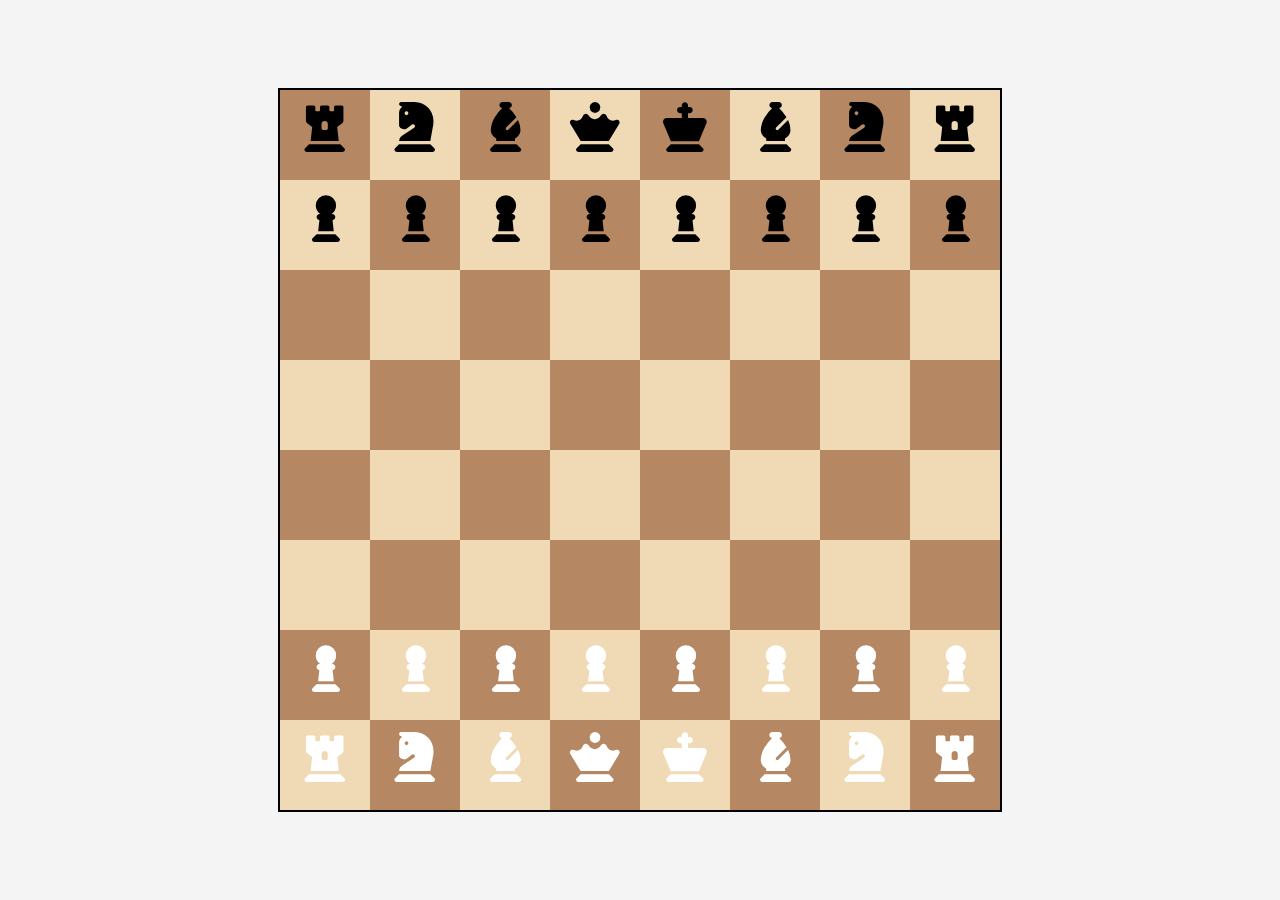
<file: Chessboard/Chessboard-1/index.html>
<!DOCTYPE html>
<html lang="en">

<head>
  <meta charset="UTF-8">
  <meta name="viewport" content="width=device-width, initial-scale=1.0">
  <title>Chessboard</title>
  <!-- website logo URL -->
  <link rel="icon" href="../logo.jpg" type="image/icon type">
  <!-- CSS -->
  <link rel="stylesheet" href="style.css">

  <!-- Chess Font -->
  <link rel="stylesheet" href="https://cdnjs.cloudflare.com/ajax/libs/font-awesome/6.7.2/css/all.min.css">
</head>

<body>
  <div class="chessboard">
    <!-- 2 class provided -->
    <div class="row">
      <div class="square dark"><i class="fa-solid fa-chess-rook fa-2xl"></i></div>
      <div class="square light"><i class="fa-solid fa-chess-knight fa-2xl"></i></div>
      <div class="square dark"><i class="fa-solid fa-chess-bishop fa-2xl"></i></div>
      <div class="square light"><i class="fa-solid fa-chess-queen fa-2xl"></i></div>
      <div class="square dark"><i class="fa-solid fa-chess-king fa-2xl"></i></div>
      <div class="square light"><i class="fa-solid fa-chess-bishop fa-2xl"></i></div>
      <div class="square dark"><i class="fa-solid fa-chess-knight fa-2xl"></i></div>
      <div class="square light"><i class="fa-solid fa-chess-rook fa-2xl"></i></div>
    </div>

    <div class="row">
      <div class="square light"><i class="fa-solid fa-chess-pawn fa-2xl"></i></div>
      <div class="square dark"><i class="fa-solid fa-chess-pawn fa-2xl"></i></div>
      <div class="square light"><i class="fa-solid fa-chess-pawn fa-2xl"></i></div>
      <div class="square dark"><i class="fa-solid fa-chess-pawn fa-2xl"></i></div>
      <div class="square light"><i class="fa-solid fa-chess-pawn fa-2xl"></i></div>
      <div class="square dark"><i class="fa-solid fa-chess-pawn fa-2xl"></i></div>
      <div class="square light"><i class="fa-solid fa-chess-pawn fa-2xl"></i></div>
      <div class="square dark"><i class="fa-solid fa-chess-pawn fa-2xl"></i></div>
    </div>

    <div class="row">
      <div class="square dark"></div>
      <div class="square light"></div>
      <div class="square dark"></div>
      <div class="square light"></div>
      <div class="square dark"></div>
      <div class="square light"></div>
      <div class="square dark"></div>
      <div class="square light"></div>
    </div>

    <div class="row">
      <div class="square light"></div>
      <div class="square dark"></div>
      <div class="square light"></div>
      <div class="square dark"></div>
      <div class="square light"></div>
      <div class="square dark"></div>
      <div class="square light"></div>
      <div class="square dark"></div>
    </div>

    <div class="row">
      <div class="square dark"></div>
      <div class="square light"></div>
      <div class="square dark"></div>
      <div class="square light"></div>
      <div class="square dark"></div>
      <div class="square light"></div>
      <div class="square dark"></div>
      <div class="square light"></div>
    </div>

    <div class="row">
      <div class="square light"></div>
      <div class="square dark"></div>
      <div class="square light"></div>
      <div class="square dark"></div>
      <div class="square light"></div>
      <div class="square dark"></div>
      <div class="square light"></div>
      <div class="square dark"></div>
    </div>

    <div class="row">
      <div class="square dark"><i class="fa-solid fa-chess-pawn fa-2xl" style="color: #ffffff;"></i></div>
      <div class="square light"><i class="fa-solid fa-chess-pawn fa-2xl" style="color: #ffffff;"></i></div>
      <div class="square dark"><i class="fa-solid fa-chess-pawn fa-2xl" style="color: #ffffff;"></i></div>
      <div class="square light"><i class="fa-solid fa-chess-pawn fa-2xl" style="color: #ffffff;"></i></div>
      <div class="square dark"><i class="fa-solid fa-chess-pawn fa-2xl" style="color: #ffffff;"></i></div>
      <div class="square light"><i class="fa-solid fa-chess-pawn fa-2xl" style="color: #ffffff;"></i></div>
      <div class="square dark"><i class="fa-solid fa-chess-pawn fa-2xl" style="color: #ffffff;"></i></div>
      <div class="square light"><i class="fa-solid fa-chess-pawn fa-2xl" style="color: #ffffff;"></i></div>
    </div>

    <div class="row">
      <div class="square light"><i class="fa-solid fa-chess-rook fa-2xl" style="color: #ffffff;"> </i></div>
      <div class="square dark"><i class="fa-solid fa-chess-knight fa-2xl" style="color: #ffffff;"></i></div>
      <div class="square light"><i class="fa-solid fa-chess-bishop fa-2xl" style="color: #ffffff;"></i></div>
      <div class="square dark"><i class="fa-solid fa-chess-queen fa-2xl" style="color: #ffffff;"></i></div>
      <div class="square light"><i class="fa-solid fa-chess-king fa-2xl" style="color: #ffffff;"></i></div>
      <div class="square dark"><i class="fa-solid fa-chess-bishop fa-2xl" style="color: #ffffff;"></i></div>
      <div class="square light"><i class="fa-solid fa-chess-knight fa-2xl" style="color: #ffffff;"></i></div>
      <div class="square dark"><i class="fa-solid fa-chess-rook fa-2xl" style="color: #ffffff;"></i></div>
    </div>
  </div>
</body>

</html>
</file>
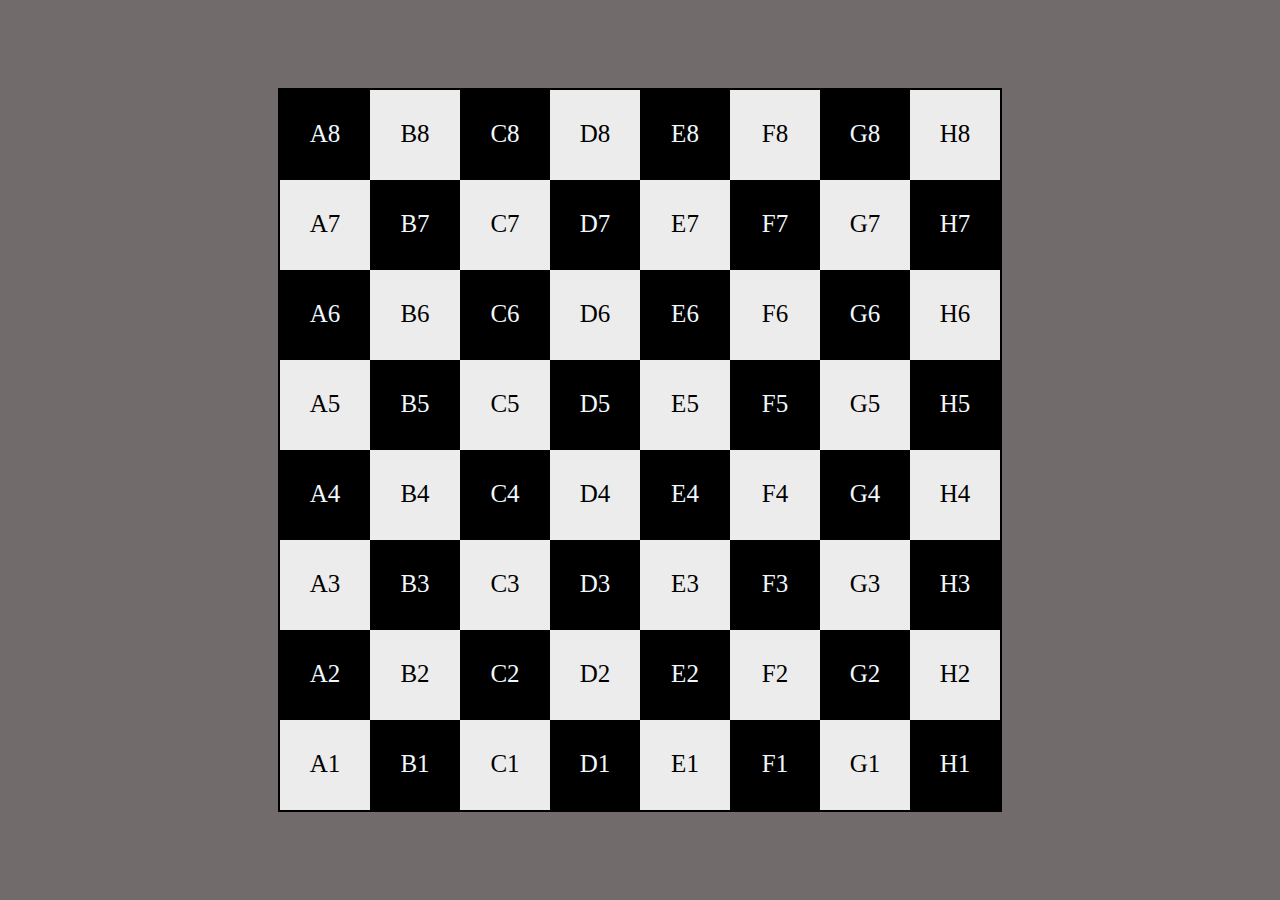
<file: Chessboard/Chessboard-2/index2.html>
<!DOCTYPE html>
<html lang="en">

<head>
    <meta charset="UTF-8">
    <meta name="viewport" content="width=device-width, initial-scale=1.0">
    <!-- css -->
    <link rel="stylesheet" href="style-2.css">
    <!-- website logo URL -->
    <link rel="icon" href="../logo.jpg" type="image/icon type">

    <title>Chessboard</title>
</head>

<body>
    <div class="chessboard">
        <div class="row">
            <div class="Square A">A8</div>
            <div class="Square B">B8</div>
            <div class="Square A">C8</div>
            <div class="Square B">D8</div>
            <div class="Square A">E8</div>
            <div class="Square B">F8</div>
            <div class="Square A">G8</div>
            <div class="Square B">H8</div>
        </div>

        <div class="row">
            <div class="Square B">A7</div>
            <div class="Square A">B7</div>
            <div class="Square B">C7</div>
            <div class="Square A">D7</div>
            <div class="Square B">E7</div>
            <div class="Square A">F7</div>
            <div class="Square B">G7</div>
            <div class="Square A">H7</div>
        </div>

        <div class="row">
            <div class="Square A">A6</div>
            <div class="Square B">B6</div>
            <div class="Square A">C6</div>
            <div class="Square B">D6</div>
            <div class="Square A">E6</div>
            <div class="Square B">F6</div>
            <div class="Square A">G6</div>
            <div class="Square B">H6</div>
        </div>

        <div class="row">
            <div class="Square B">A5</div>
            <div class="Square A">B5</div>
            <div class="Square B">C5</div>
            <div class="Square A">D5</div>
            <div class="Square B">E5</div>
            <div class="Square A">F5</div>
            <div class="Square B">G5</div>
            <div class="Square A">H5</div>
        </div>

        <div class="row">
            <div class="Square A">A4</div>
            <div class="Square B">B4</div>
            <div class="Square A">C4</div>
            <div class="Square B">D4</div>
            <div class="Square A">E4</div>
            <div class="Square B">F4</div>
            <div class="Square A">G4</div>
            <div class="Square B">H4</div>
        </div>

        <div class="row">
            <div class="Square B">A3</div>
            <div class="Square A">B3</div>
            <div class="Square B">C3</div>
            <div class="Square A">D3</div>
            <div class="Square B">E3</div>
            <div class="Square A">F3</div>
            <div class="Square B">G3</div>
            <div class="Square A">H3</div>
        </div>

        <div class="row">
            <div class="Square A">A2</div>
            <div class="Square B">B2</div>
            <div class="Square A">C2</div>
            <div class="Square B">D2</div>
            <div class="Square A">E2</div>
            <div class="Square B">F2</div>
            <div class="Square A">G2</div>
            <div class="Square B">H2</div>
        </div>

        <div class="row">
            <div class="Square B">A1</div>
            <div class="Square A">B1</div>
            <div class="Square B">C1</div>
            <div class="Square A">D1</div>
            <div class="Square B">E1</div>
            <div class="Square A">F1</div>
            <div class="Square B">G1</div>
            <div class="Square A">H1</div>
        </div>
    </div>
</body>

</html>
</file>
<file: Chessboard/Chessboard-1/style.css>
* {
  box-sizing: border-box;
  margin: 0;
  padding: 0;
}

body {
  display: flex;
  justify-content: center;
  align-items: center;
  height: 100vh;
  background-color: #f4f4f4;
}

.chessboard {
  border: 2px solid black;
}

.row {
  display: flex;
}

.row div {
  text-align: center;
  font-size: 25px;
  padding-top: 25px;
}

.square {
  width: 90px;
  height: 90px;
}

.light {
  background-color: #f0d9b5;
}

.dark {
  background-color: #b58863;
}
</file>
<file: Chessboard/Chessboard-2/style-2.css>
* {
  margin: 0;
  padding: 0;
  box-sizing: border-box;
}

body {
  display: flex;
  justify-content: center;
  height: 100vh;
  align-items: center;
  background-color: #726b6b;
}

.row div {
  text-align: center;
  font-size: 25px;
  padding-top: 30px;
}

.chessboard {
  border: 2px solid black;
}

.row {
  display: flex;
}

.Square {
  width: 90px;
  height: 90px;
}

.A {
  background-color: #000000;
  color: aliceblue;
}

.B {
  background-color: rgba(255, 255, 255, 0.869);
}
</file>
